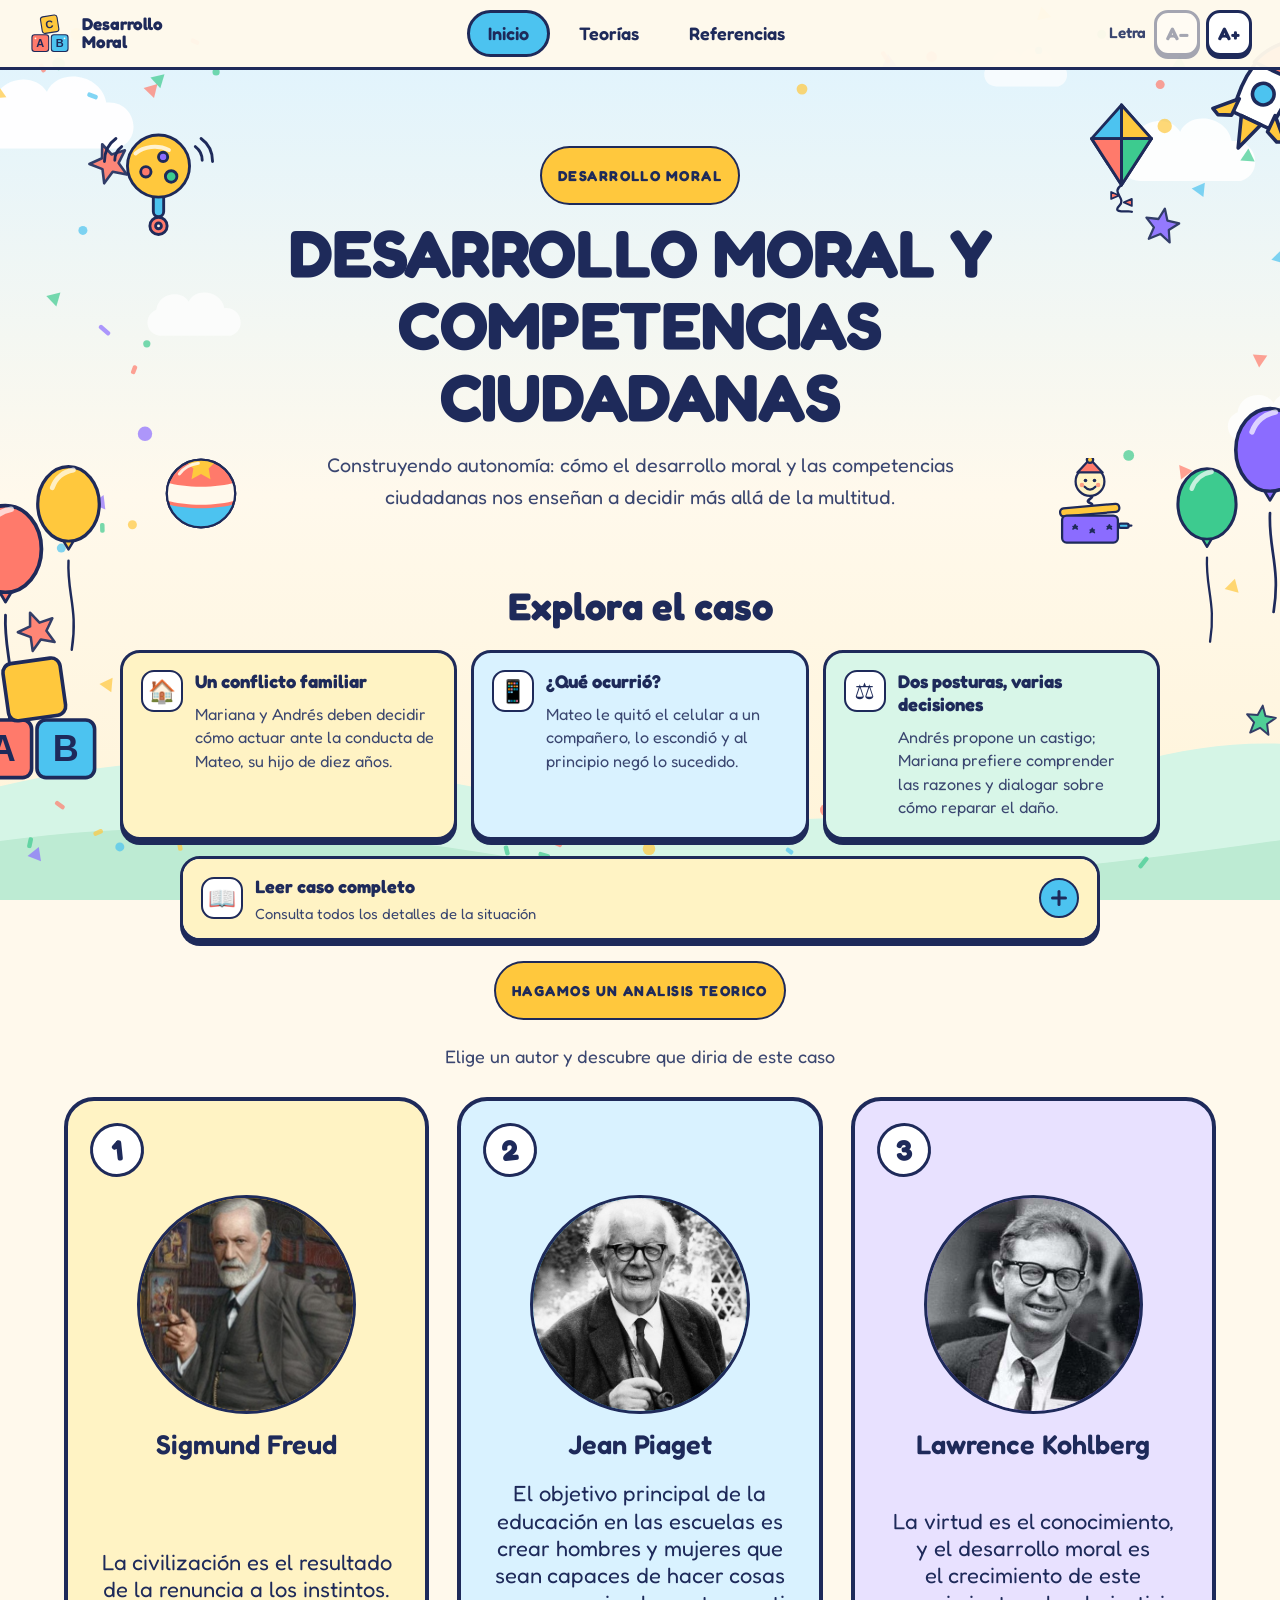
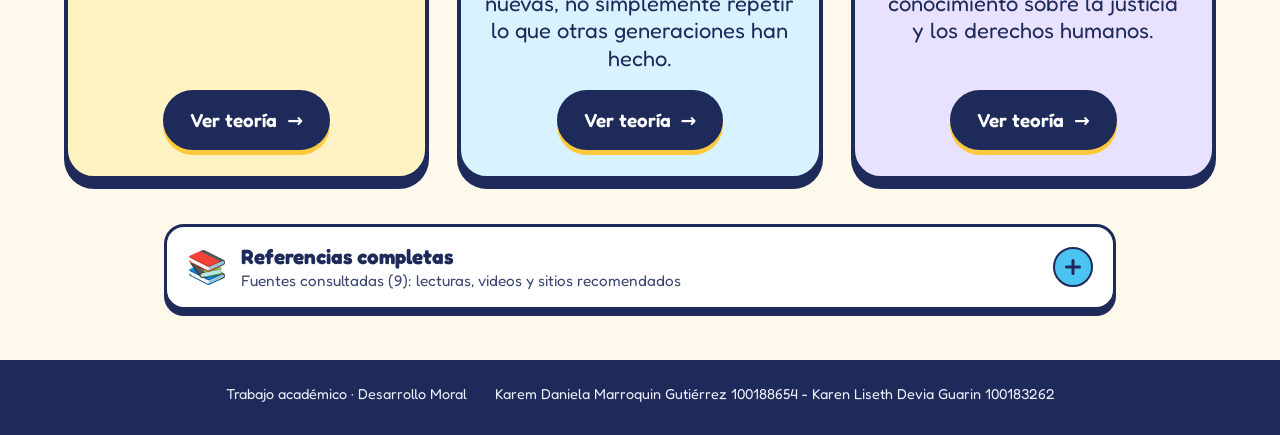
<file: index.html>
<!DOCTYPE html>
<html lang="es" data-text-size="normal">
<head>
  <meta charset="UTF-8" />
  <meta name="viewport" content="width=device-width, initial-scale=1.0" />
  <meta name="referrer" content="strict-origin-when-cross-origin" />
  <meta name="description" content="Desarrollo moral y competencias" />
  <title>Desarrollo moral y competencias</title>
  <link rel="preconnect" href="https://fonts.googleapis.com" />
  <link rel="preconnect" href="https://fonts.gstatic.com" crossorigin />
  <link href="https://fonts.googleapis.com/css2?family=Fredoka:wght@400;500;600;700&display=swap" rel="stylesheet" />
  <link rel="stylesheet" href="styles.css" />
</head>
<body class="home-page">
  <a class="skip-link" href="#contenido">Saltar al contenido principal</a>

  <header class="topbar">
    <a class="logo" href="index.html" aria-label="Desarrollo Moral, ir al inicio">
      <img src="icons/bloques.svg" alt="" width="44" height="44" />
      <span>Desarrollo<br />Moral</span>
    </a>

    <nav class="main-nav" aria-label="Navegación principal">
      <ul>
        <li><a href="index.html" aria-current="page">Inicio</a></li>
        <li><a href="#teorias">Teorías</a></li>
        <li><a href="#referencias">Referencias</a></li>
      </ul>
    </nav>

    <div class="text-size" role="group" aria-label="Tamaño de letra">
      <span class="text-size-label" aria-hidden="true">Letra</span>
      <button type="button" data-size="down" aria-label="Hacer la letra más pequeña">A−</button>
      <button type="button" data-size="up" aria-label="Hacer la letra más grande">A+</button>
    </div>
  </header>

  <main id="contenido" tabindex="-1">

    <section class="hero reveal-up" aria-labelledby="titulo">
      <img class="float-toy toy-1" src="icons/sonajero.svg" alt="" aria-hidden="true" />
      <img class="float-toy toy-2" src="icons/cometa.svg" alt="" aria-hidden="true" />
      <img class="float-toy toy-3" src="icons/pelota.svg" alt="" aria-hidden="true" />
      <img class="float-toy toy-4" src="icons/caja-sorpresa.svg" alt="" aria-hidden="true" />

      <p class="eyebrow">Desarrollo Moral</p>
      <h1 id="titulo">DESARROLLO MORAL Y <br />COMPETENCIAS CIUDADANAS</h1>
      <p class="subtitle">Construyendo autonomía: cómo el desarrollo moral y las competencias ciudadanas nos enseñan a decidir más allá de la multitud.</p>

    </section>

    <section id="teorias" class="theories-section" aria-labelledby="teorias-heading">
      <div class="section-intro reveal-up">
        <h2 id="teorias-heading">Explora el caso</h2>
        <div class="case-overview" aria-label="Resumen visual del caso">
          <article class="case-highlight">
            <span class="case-icon" aria-hidden="true">🏠</span>
            <div><h3>Un conflicto familiar</h3><p>Mariana y Andrés deben decidir cómo actuar ante la conducta de Mateo, su hijo de diez años.</p></div>
          </article>
          <article class="case-highlight">
            <span class="case-icon" aria-hidden="true">📱</span>
            <div><h3>¿Qué ocurrió?</h3><p>Mateo le quitó el celular a un compañero, lo escondió y al principio negó lo sucedido.</p></div>
          </article>
          <article class="case-highlight">
            <span class="case-icon" aria-hidden="true">⚖️</span>
            <div><h3>Dos posturas, varias decisiones</h3><p>Andrés propone un castigo; Mariana prefiere comprender las razones y dialogar sobre cómo reparar el daño.</p></div>
          </article>
        </div>
        <details class="case-disclosure">
          <summary>
            <span class="case-summary-icon" aria-hidden="true">📖</span>
            <span class="case-summary-text"><strong>Leer caso completo</strong><small>Consulta todos los detalles de la situación</small></span>
            <span class="summary-toggle" aria-hidden="true"></span>
          </summary>
          <div class="case-full-text">
            <p>En una casa, Mariana y su esposo Andrés discuten sobre cómo corregir a su hijo Mateo, de diez años, luego de que la profesora del colegio los llamara para reportar que el niño le quitó el celular a un compañero durante el recreo y lo escondió en su maleta, negando lo ocurrido en un principio hasta que la profesora revisó su puesto; mientras Andrés insistía que la mejor manera de corregirlo es aplicarle un castigo severo y retirarle los videojuegos por un mes para que aprenda a respetar la autoridad y sienta el peso de la desobediencia, Mariana prefiere hablar con calma para entender las razones detrás de la conducta de su hijo, sospechando que pudo hacerlo por encajar con un grupo de amigos que lo presionaban, lo que deja abiertas decisiones posibles como imponer el castigo sin escuchar explicaciones, justificar al niño restándole importancia al incidente para evitarle una crisis, o sentarse a dialogar para establecer normas claras de restitución del daño y empatía hacia el compañero afectado..</p>
          </div>
        </details>
        <p class="section-kicker">Hagamos un analisis teorico</p>
        <p>Elige un autor y descubre que diria de este caso</p>
      </div>

      <div class="theories-grid" data-theories-grid>
        <p class="loading-msg">Cargando teorías…</p>
      </div>
      <noscript><p class="loading-msg">Esta página necesita JavaScript para mostrar las teorías.</p></noscript>
    </section>

    <details id="referencias" class="full-refs">
      <summary>
        <span class="summary-icon" aria-hidden="true">📚</span>
        <span class="summary-text">
          <strong>Referencias completas</strong>
          <small>Fuentes consultadas (<span data-references-count>0</span>): lecturas, videos y sitios recomendados</small>
        </span>
        <span class="summary-toggle" aria-hidden="true"></span>
      </summary>
      <div class="full-refs-inner">
        <ol data-references-list></ol>
      </div>
    </details>

  </main>

  <footer class="site-footer">
    <span>Trabajo académico · Desarrollo Moral</span>
    <span>Karem Daniela Marroquin Gutiérrez 100188654 - Karen Liseth Devia Guarin 100183262</span>
  </footer>

  <script src="app.js"></script>
</body>
</html>
</file>
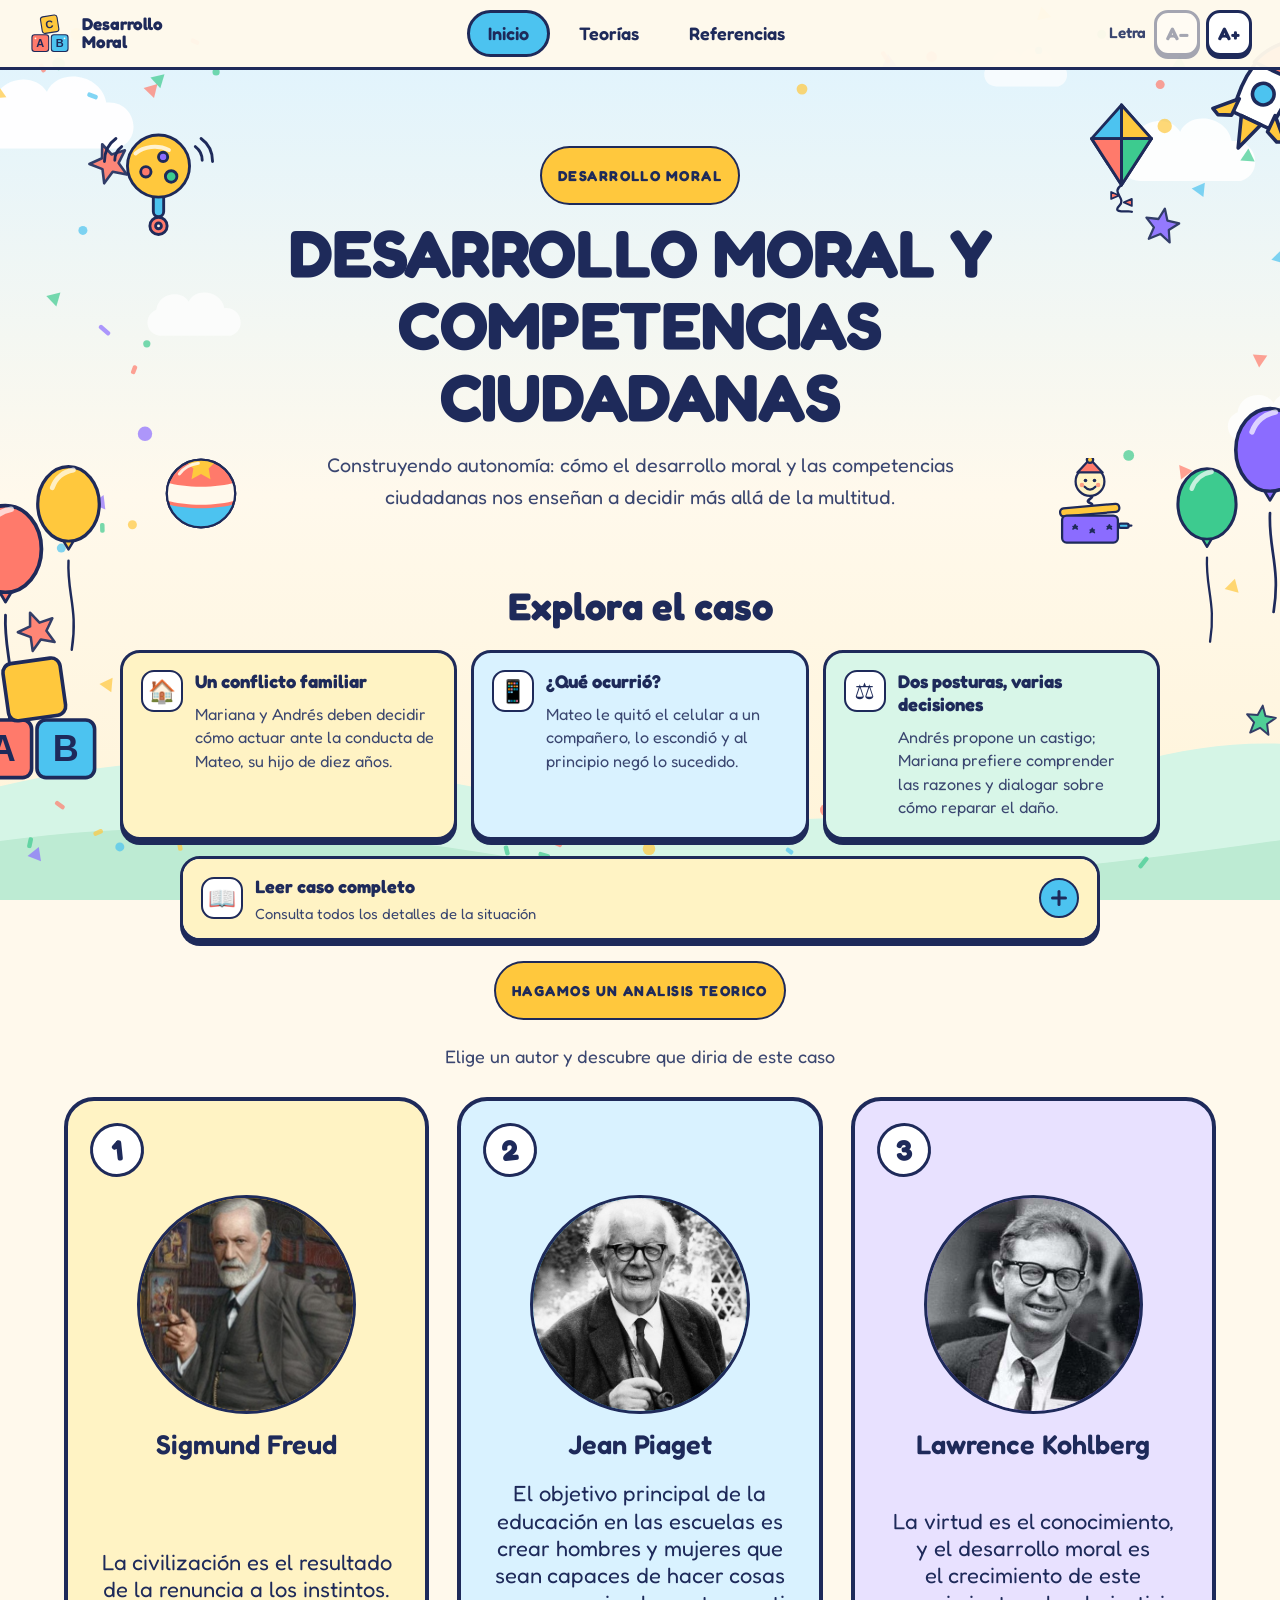
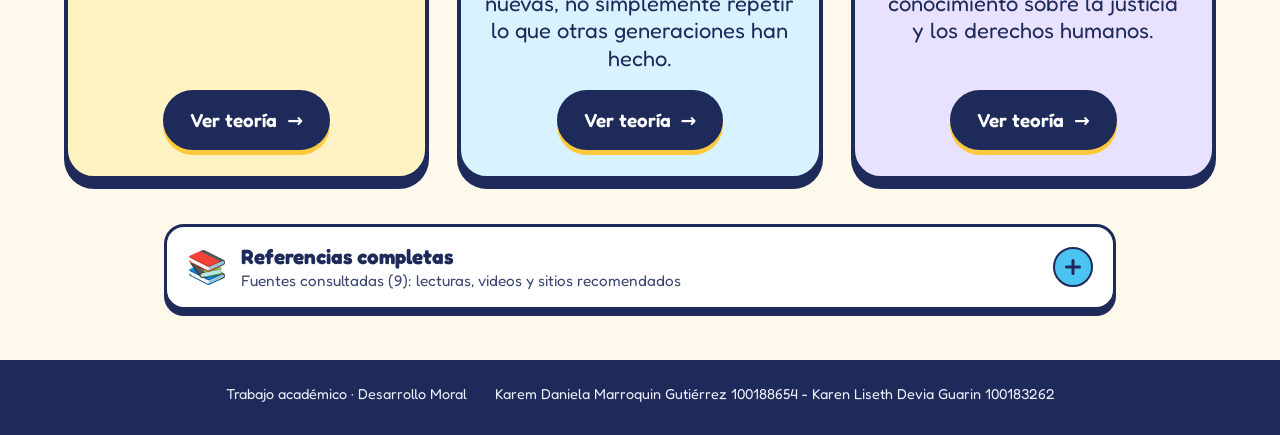
<file: teoria.html>
<!DOCTYPE html>
<html lang="es" data-text-size="normal">
<head>
  <meta charset="UTF-8" />
  <meta name="viewport" content="width=device-width, initial-scale=1.0" />
  <meta name="referrer" content="strict-origin-when-cross-origin" />
  <meta name="description" content="Detalle interactivo de una teoría sobre desarrollo moral y competencias ciudadanas." />
  <title>Desarrollo moral y competencias</title>
  <link rel="preconnect" href="https://fonts.googleapis.com" />
  <link rel="preconnect" href="https://fonts.gstatic.com" crossorigin />
  <link href="https://fonts.googleapis.com/css2?family=Fredoka:wght@400;500;600;700&display=swap" rel="stylesheet" />
  <link rel="stylesheet" href="styles.css" />
</head>
<body class="theory-page">
  <a class="skip-link" href="#contenido">Saltar al contenido principal</a>

  <header class="topbar">
    <a class="logo" href="index.html" aria-label="Desarrollo Moral, ir al inicio">
      <img src="icons/bloques.svg" alt="" width="44" height="44" />
      <span>Desarrollo<br />Moral</span>
    </a>

    <nav class="main-nav" aria-label="Navegación principal">
      <ul>
        <li><a href="index.html">Inicio</a></li>
        <li><a href="index.html#teorias">Teorías</a></li>
        <li><a href="index.html#referencias">Referencias</a></li>
      </ul>
    </nav>

    <div class="text-size" role="group" aria-label="Tamaño de letra">
      <span class="text-size-label" aria-hidden="true">Letra</span>
      <button type="button" data-size="down" aria-label="Hacer la letra más pequeña">A−</button>
      <button type="button" data-size="up" aria-label="Hacer la letra más grande">A+</button>
    </div>
  </header>

  <main id="contenido" tabindex="-1">
    <div id="app">
      <p class="loading-msg">Cargando teoría…</p>
    </div>
  </main>

  <footer class="site-footer">
    <span>Trabajo académico · Psicología del Desarrollo</span>
    <span>Diseñado para una navegación visual, accesible y dinámica</span>
    <span>Karem Daniela Marroquin Gutiérrez 100188654 - Karen Liseth Devia Guarin 100183262</span>
  </footer>

  <script src="app.js"></script>
</body>
</html>
</file>
<file: styles.css>
/* =========================================================
   MÉTODOS EXPERIMENTALES Y COGNICIÓN TEMPRANA — versión infantil
   Paleta de juguetes · tipografía redondeada · alto contraste
   ========================================================= */

:root {
  --cream: #FFF9EC;
  --ink: #1E2A5A;          /* texto principal y bordes */
  --ink-soft: #3A4670;     /* texto secundario (contraste AA sobre crema/blanco) */
  --white: #ffffff;

  --sun: #FFC83D;
  --sky: #4CC3F0;
  --coral: #FF7A6B;
  --mint: #3DCB8F;
  --grape: #8B6CFF;

  --accent: var(--sun);    /* color del tema activo (se redefine por método) */
  --soft: #FFF3C4;

  --border: 3px solid var(--ink);
  --pop: 0 6px 0 var(--ink);
  --radius-lg: 30px;
  --radius-md: 20px;
  --radius-sm: 14px;

  --font: "Fredoka", "Baloo 2", "Nunito", "Trebuchet MS", "Segoe UI", ui-rounded, system-ui, sans-serif;
}

/* Temas de color (uno por juguete) */
.theme-sun   { --accent: #FFC83D; --soft: #FFF3C4; }
.theme-sky   { --accent: #4CC3F0; --soft: #D9F2FF; }
.theme-grape { --accent: #8B6CFF; --soft: #E8E1FF; }
.theme-mint  { --accent: #3DCB8F; --soft: #D8F6E8; }
.theme-coral { --accent: #FF7A6B; --soft: #FFE3DE; }

/* ---------- Base ---------- */
* { box-sizing: border-box; }

html {
  font-size: 112.5%;                       /* 18 px: lectura cómoda */
  scroll-behavior: smooth;
  scroll-padding-top: 90px;
}
html[data-text-size="grande"]     { font-size: 125%; }
html[data-text-size="muy-grande"] { font-size: 137.5%; }

body {
  margin: 0;
  background-color: var(--cream);
  background-image: url("fondo.svg");
  background-size: cover;
  background-position: center top;
  background-repeat: no-repeat;
  background-attachment: fixed;
  color: var(--ink);
  font-family: var(--font);
  font-weight: 400;
  line-height: 1.6;
}

img { max-width: 100%; }
a { color: inherit; }
button { font-family: inherit; }
button, a { -webkit-tap-highlight-color: transparent; }
[hidden] { display: none !important; }

/* Foco muy visible para teclado */
:focus-visible {
  outline: 4px solid var(--ink);
  outline-offset: 4px;
  border-radius: 8px;
}
main:focus { outline: none; }

.sr-only {
  position: absolute !important;
  width: 1px; height: 1px;
  margin: -1px; padding: 0;
  overflow: hidden;
  clip: rect(0 0 0 0);
  white-space: nowrap;
  border: 0;
}

.skip-link {
  position: absolute;
  left: 12px; top: -80px;
  z-index: 100;
  padding: 12px 18px;
  background: var(--ink);
  color: var(--white);
  font-weight: 600;
  border-radius: 0 0 14px 14px;
  text-decoration: none;
}
.skip-link:focus { top: 0; }

/* ---------- Barra superior ---------- */
.topbar {
  display: flex;
  align-items: center;
  justify-content: space-between;
  flex-wrap: wrap;
  gap: 10px 22px;
  padding: 10px 28px;
  background: rgba(255, 249, 236, .96);
  border-bottom: var(--border);
  z-index: 50;
}
@media (min-width: 900px) {
  .topbar { position: sticky; top: 0; }
}

.logo {
  display: inline-flex;
  align-items: center;
  gap: 10px;
  text-decoration: none;
  font-weight: 700;
  font-size: .95rem;
  line-height: 1.1;
  color: var(--ink);
}
.logo img { width: 44px; height: 44px; }

.main-nav ul {
  display: flex;
  flex-wrap: wrap;
  gap: 8px;
  margin: 0; padding: 0;
  list-style: none;
}
.main-nav a {
  display: inline-flex;
  align-items: center;
  min-height: 46px;
  padding: 6px 18px;
  border-radius: 999px;
  border: 3px solid transparent;
  font-weight: 600;
  text-decoration: none;
  transition: background .2s ease, transform .2s ease;
}
.main-nav a:hover { background: var(--sun); transform: translateY(-2px); }
.main-nav a[aria-current="page"] { background: var(--sky); border-color: var(--ink); }

.text-size { display: inline-flex; align-items: center; gap: 6px; }
.text-size-label { font-weight: 600; font-size: .85rem; color: var(--ink-soft); margin-right: 2px; }
.text-size button {
  min-width: 46px; min-height: 46px;
  border: var(--border);
  border-radius: 14px;
  background: var(--white);
  color: var(--ink);
  font-size: 1rem;
  font-weight: 700;
  cursor: pointer;
  box-shadow: 0 3px 0 var(--ink);
  transition: transform .15s ease, background .15s ease;
}
.text-size button:hover:not(:disabled) { background: var(--sun); transform: translateY(-2px); }
.text-size button:active:not(:disabled) { transform: translateY(2px); box-shadow: 0 1px 0 var(--ink); }
.text-size button:disabled { opacity: .4; cursor: not-allowed; }

/* ---------- Botones ---------- */
.primary-btn {
  position: relative;
  display: inline-flex;
  align-items: center;
  justify-content: center;
  gap: 10px;
  min-height: 52px;
  padding: 12px 24px;
  border: var(--border);
  border-radius: 999px;
  background: var(--ink);
  color: var(--white);
  font-weight: 600;
  font-size: 1.05rem;
  text-decoration: none;
  box-shadow: 0 5px 0 var(--sun);
  transition: transform .15s ease, box-shadow .15s ease, background .15s ease;
}
.primary-btn:hover { background: #2B3C85; transform: translateY(-3px); box-shadow: 0 8px 0 var(--sun); }
.primary-btn:active { transform: translateY(3px); box-shadow: 0 2px 0 var(--sun); }
.primary-btn.small { min-height: 48px; padding: 10px 20px; font-size: 1rem; margin-top: 6px; }
.primary-btn .arrow { transition: transform .2s ease; }
.primary-btn:hover .arrow { transform: translateX(4px); }


/* ---------- Portada ---------- */
.hero {
  position: relative;
  overflow-x: clip;
  max-width: 1100px;
  margin: 0 auto;
  padding: 56px 24px 26px;
  text-align: center;
}
.eyebrow, .section-kicker {
  display: inline-block;
  margin: 20px 0 12px;
  padding: 16px 16px;
  border-radius: 999px;
  background: var(--sun);
  border: 2px solid var(--ink);
  font-size: .8rem;
  font-weight: 700;
  letter-spacing: .1em;
  text-transform: uppercase;
}

.hero h1 {
  margin: 0 auto;
  max-width: 820px;
  font-size: clamp(2.1rem, 5.2vw, 4rem);
  line-height: 1.08;
  font-weight: 700;
  letter-spacing: -.01em;
  text-wrap: balance;
}
.subtitle {
  margin: 18px auto 8px;
  max-width: 700px;
  color: var(--ink-soft);
  font-size: 1.1rem;
}

.float-toy {
  position: absolute;
  width: clamp(70px, 9vw, 130px);
  height: auto;
  pointer-events: none;
  animation: bob 4.5s ease-in-out infinite;
}
.toy-1 { left: 1%;  top: 12%;  --r: -12deg; }
.toy-2 { right: 1%; top: 6%;   --r: 10deg;  animation-delay: -1.2s; }
.toy-3 { left: 6%;  bottom: 2%; --r: 8deg;  animation-delay: -2.4s; width: clamp(60px, 7vw, 100px); }
.toy-4 { right: 5%; bottom: 0%; --r: -8deg; animation-delay: -3.4s; width: clamp(60px, 7vw, 100px); }
@keyframes bob {
  0%, 100% { transform: translateY(0) rotate(var(--r, 0deg)); }
  50%      { transform: translateY(-12px) rotate(calc(var(--r, 0deg) * -.6)); }
}

/* ---------- Teorías (inicio) ---------- */
.theories-section { max-width: 1200px; margin: 0 auto; padding: 36px 24px 30px; scroll-margin-top: 80px; }
.section-intro { text-align: center; padding-bottom: 26px; }
.section-intro h2 { margin: 0; font-size: clamp(1.7rem, 3vw, 2.5rem); line-height: 1.15; }
.section-intro p:last-child { max-width: 680px; margin: 10px auto 0; color: var(--ink-soft); }

.theories-grid {
  display: grid;
  grid-template-columns: repeat(3, minmax(0, 1fr));
  gap: 28px;
  align-items: stretch;
}
.loading-msg { grid-column: 1 / -1; text-align: center; color: var(--ink-soft); padding: 40px 0; }

.theory-card {
  position: relative;
  display: flex;
  flex-direction: column;
  padding: 22px 22px 26px;
  background: var(--soft);
  border: 4px solid var(--ink);
  border-radius: var(--radius-lg);
  box-shadow: 0 9px 0 var(--ink);
  transition: transform .22s ease, box-shadow .22s ease;
}
.theory-card:hover { transform: translateY(-6px); box-shadow: 0 15px 0 var(--ink); }
.theory-card:focus-within { outline: 4px solid var(--ink); outline-offset: 6px; }
.theory-card .primary-btn:focus-visible { outline: none; }          /* el foco lo muestra la tarjeta entera */
.theory-card .primary-btn { position: static; transform: none !important; }   /* el área clicable se mide contra la tarjeta */
.theory-card:hover .primary-btn { background: #2B3C85; box-shadow: 0 8px 0 var(--sun); }
.theory-card .primary-btn::after { content: ""; position: absolute; inset: 0; border-radius: var(--radius-lg); }  /* toda la tarjeta es clicable */

.card-topline { display: flex; align-items: center; justify-content: space-between; gap: 10px; }
.badge {
  display: grid; place-items: center;
  width: 54px; height: 54px;
  border-radius: 50%;
  background: var(--white);
  border: 3px solid var(--ink);
  font-size: 1.6rem;
  font-weight: 700;
  line-height: 1;
  transform: rotate(-6deg);
}
.card-category {
  padding: 6px 14px;
  border-radius: 999px;
  background: var(--white);
  border: 2px solid var(--ink);
  font-size: .82rem;
  font-weight: 600;
  text-align: center;
}

.card-toy {
  display: grid; place-items: center;
  width: min(220px, 70%);
  aspect-ratio: 1;
  margin: 18px auto 14px;
  border-radius: 50%;
  background: var(--accent);
  border: 3px solid var(--ink);
  transition: transform .3s ease;
}
.card-toy img { width: 78%; height: auto; display: block; }
.theory-card:hover .card-toy { transform: rotate(-6deg) scale(1.05); }

.card-content { display: flex; flex: 1; flex-direction: column; align-items: center; justify-content: space-between; gap: 18px; text-align: center; }
.theory-card h1 { margin: 0; font-size: 1.22rem; line-height: 1.25; font-weight: 400; text-wrap: balance; }
.theory-card h3 { margin: 0; font-size: 1.22rem; line-height: 1.25; font-weight: 600; text-wrap: balance; }

/* ---------- Referencias (desplegable) ---------- */
.full-refs { max-width: 1000px; margin: 14px auto 50px; padding: 0 24px; scroll-margin-top: 90px; }
.full-refs > summary {
  display: flex;
  align-items: center;
  gap: 14px;
  min-height: 64px;
  padding: 14px 20px;
  list-style: none;
  cursor: pointer;
  background: var(--white);
  border: var(--border);
  border-radius: var(--radius-md);
  box-shadow: var(--pop);
}
.full-refs > summary::-webkit-details-marker { display: none; }
.full-refs > summary:hover { background: #FFF3C4; }
.summary-icon { font-size: 1.8rem; }
.summary-text { flex: 1; display: grid; line-height: 1.3; }
.summary-text strong { font-size: 1.15rem; }
.summary-text small { color: var(--ink-soft); font-size: .85rem; }
.summary-toggle {
  flex: 0 0 auto; width: 40px; height: 40px; border-radius: 50%;
  background: var(--sky); border: 2px solid var(--ink);
  position: relative;
}
.summary-toggle::before, .summary-toggle::after {
  content: ""; position: absolute; left: 50%; top: 50%;
  width: 16px; height: 3px; background: var(--ink); border-radius: 2px;
  transform: translate(-50%, -50%); transition: transform .2s ease;
}
.summary-toggle::after { transform: translate(-50%, -50%) rotate(90deg); }
.full-refs[open] .summary-toggle::after { transform: translate(-50%, -50%) rotate(0deg); }

.full-refs-inner {
  margin-top: 14px;
  padding: 22px 26px;
  background: rgba(255,255,255,.96);
  border: var(--border);
  border-radius: var(--radius-md);
}
.full-refs ol { margin: 0; padding-left: 24px; display: grid; gap: 14px; color: var(--ink-soft); font-size: .88rem; line-height: 1.55; }
.full-refs li { padding-left: 4px; overflow-wrap: anywhere; }
.full-refs li a { color: var(--ink); font-weight: 500; text-decoration: underline; text-underline-offset: 3px; }

/* ---------- Pie ---------- */
.site-footer {
  padding: 22px 28px 30px;
  background: var(--ink);
  color: #EDEFFA;
  display: flex;
  justify-content: center;
  flex-wrap: wrap;
  gap: 6px 28px;
  text-align: center;
  font-size: .8rem;
}

/* =========================================================
   PÁGINA DE MÉTODO
   ========================================================= */
.theory-shell { max-width: 1200px; margin: 0 auto; padding: 22px 24px 56px; }

.breadcrumb ol { display: flex; flex-wrap: wrap; gap: 4px 0; margin: 0; padding: 0; list-style: none; font-size: .9rem; }
.breadcrumb li { display: inline-flex; align-items: center; }
.breadcrumb li + li::before { content: "›"; margin: 0 10px; font-weight: 700; }
.breadcrumb a { display: inline-block; padding: 6px 4px; font-weight: 600; text-underline-offset: 3px; }
.breadcrumb [aria-current="page"] { color: var(--ink-soft); }

.theory-hero {
  display: flex;
  align-items: center;
  gap: 28px;
  margin: 14px 0 18px;
  padding: 26px 32px;
  background: var(--soft);
  border: 4px solid var(--ink);
  border-radius: var(--radius-lg);
  box-shadow: 0 8px 0 var(--ink);
}
.hero-toy {
  flex: 0 0 auto;
  width: clamp(110px, 16vw, 170px);
  aspect-ratio: 1;
  border-radius: 50%;
  overflow: hidden;                /* recorta la foto cuadrada al círculo */
  background: var(--accent);
  border: 3px solid var(--ink);
  animation: bob 4.5s ease-in-out infinite;
}
.hero-toy img { display: block; width: 100%; height: 100%; object-fit: cover; }
.hero-text { flex: 1; min-width: 0; }
.chip {
  display: inline-flex;
  padding: 6px 16px;
  border-radius: 999px;
  background: var(--white);
  border: 2px solid var(--ink);
  font-weight: 600;
  font-size: .85rem;
}
.theory-hero h1 { margin: 12px 0 8px; font-size: clamp(1.6rem, 3.4vw, 2.7rem); line-height: 1.12; font-weight: 700; text-wrap: balance; }
.theory-hero p { margin: 0; color: var(--ink-soft); font-size: 1.02rem; }

/* Menú de secciones */
.section-nav {
  display: flex;
  align-items: center;
  flex-wrap: wrap;
  gap: 8px 12px;
  margin: 0 0 24px;
  padding: 10px 14px;
  background: rgba(255,255,255,.96);
  border: 3px solid var(--ink);
  border-radius: 999px;
}
.section-nav-title { font-weight: 700; padding-left: 8px; }
.section-nav ul { display: flex; flex-wrap: wrap; gap: 6px; margin: 0; padding: 0; list-style: none; }
.section-nav a {
  display: inline-flex; align-items: center; gap: 6px;
  min-height: 44px;
  padding: 6px 14px;
  border-radius: 999px;
  border: 2px solid transparent;
  font-weight: 600;
  font-size: .92rem;
  text-decoration: none;
  transition: background .15s ease;
}
.section-nav a:hover { background: var(--accent); border-color: var(--ink); }
@media (min-width: 900px) {
  .section-nav { position: sticky; top: 76px; z-index: 40; }
}

.content-stack { display: grid; grid-template-columns: repeat(2, minmax(0, 1fr)); gap: 24px; align-items: start; }
.column { display: grid; gap: 24px; min-width: 0; }
.panel {
  position: relative;
  padding: 24px 26px 28px;
  background: var(--white);
  border: 3px solid var(--ink);
  border-radius: var(--radius-lg);
  box-shadow: 0 7px 0 var(--ink);
  scroll-margin-top: 150px;
}
.panel::before {                                   /* franja de color superior */
  content: "";
  position: absolute; left: 24px; right: 24px; top: -3px; height: 10px;
  border-radius: 0 0 10px 10px;
  background: var(--accent);
  border: 3px solid var(--ink); border-top: 0;
}
.panel h2 { display: flex; align-items: center; gap: 10px; margin: 6px 0 12px; font-size: 1.35rem; line-height: 1.2; font-weight: 600; }
.panel-emoji {
  display: inline-grid; place-items: center;
  width: 46px; height: 46px;
  border-radius: 14px;
  background: var(--soft);
  border: 2px solid var(--ink);
  font-size: 1.4rem;
}
.panel p { color: var(--ink-soft); margin: 0 0 12px; }
/* Video */
.video-shell { position: relative; }
.video-frame {
  display: block;
  width: 100%;
  aspect-ratio: 16 / 9;
  height: auto;
  border: 3px solid var(--ink);
  border-radius: 18px;
  background: #D9F2FF;
}
.video-ref { margin: 12px 2px 0 !important; font-size: .9rem; color: var(--ink-soft); }
.secondary-link { color: var(--ink); font-weight: 600; text-decoration: underline; text-underline-offset: 4px; }

/* Lecturas */

.article-card {
  display: block;
  padding: 12px;
  background: var(--soft);
  border: 3px solid var(--ink);
  border-radius: 18px;
  text-decoration: none;
  transition: transform .18s ease, box-shadow .18s ease;
}
.article-card:hover { transform: translateY(-4px); box-shadow: 0 6px 0 var(--ink); }
.article-thumb, .web-thumb, .activity-link {
  position: relative;
  display: block;
  overflow: hidden;
  aspect-ratio: 16 / 9;
  border: 2px solid var(--ink);
  border-radius: 12px;
  background: var(--white);
}
.article-thumb img, .web-thumb img, .activity-link img { display: block; width: 100%; height: 100%; object-fit: cover; transition: transform .3s ease; }
.article-card:hover .article-thumb img,
.web-thumb:hover img, .activity-link:hover img { transform: scale(1.04); }
.web-thumb, .activity-link { margin: 6px 0 14px; text-decoration: none; }
.activity-link { margin-bottom: 0; box-shadow: 0 5px 0 var(--ink); }
.thumb-link-label {
  position: absolute; right: 10px; bottom: 10px;
  padding: 6px 12px;
  border-radius: 999px;
  background: var(--sun);
  border: 2px solid var(--ink);
  color: var(--ink);
  font-size: .78rem;
  font-weight: 700;
}
.article-lang { margin-top: 10px; font-size: .78rem; font-weight: 700; letter-spacing: .06em; text-transform: uppercase; color: var(--ink-soft); }
.article-card strong { display: block; margin-top: 4px; line-height: 1.25; color: var(--ink); }
.article-card p { margin: 6px 0 0; font-size: .82rem; }
.panel p strong { color: var(--ink); }

/* Dato curioso */
.fact-box {
  display: flex;
  flex-direction: column;
  gap: 18px;
  background: #3B2D8F;
  color: var(--white);
}
.fact-box h2 { color: var(--white); }
.fact-box p { color: var(--white) !important; font-size: 1.08rem; line-height: 1.55; }
.fact-icon {
  display: grid; place-items: center;
  width: 56px; height: 56px;
  border-radius: 50%;
  background: var(--sun);
  border: 3px solid var(--ink);
  font-size: 1.6rem;
  margin-top: 6px;
}
.refline { padding-top: 14px; border-top: 2px dashed rgba(255,255,255,.4); font-size: .85rem; color: #E7E3FF; }

/* Anterior / siguiente / volver */
.pager { display: grid; grid-template-columns: repeat(2, minmax(0, 1fr)); gap: 18px; margin-top: 34px; }
.pager-link {
  display: grid;
  gap: 2px;
  min-height: 76px;
  padding: 14px 20px;
  background: var(--white);
  border: var(--border);
  border-radius: var(--radius-md);
  box-shadow: var(--pop);
  text-decoration: none;
  transition: transform .15s ease, background .15s ease;
}
.pager-link:hover { background: var(--sun); transform: translateY(-3px); }
.pager-next { text-align: right; grid-column: 2; }
.pager-prev { grid-column: 1; }
.pager-dir { font-size: .82rem; font-weight: 700; color: var(--ink-soft); letter-spacing: .04em; text-transform: uppercase; }
.pager-name { font-weight: 600; line-height: 1.25; }
.back-home { margin-top: 30px; text-align: center; }

/* ---------- Animaciones ---------- */
.reveal-up { opacity: 0; transform: translateY(20px); animation: reveal .8s cubic-bezier(.2,.7,.2,1) forwards; }
.delay-1 { animation-delay: .1s; }
.delay-2 { animation-delay: .2s; }
.delay-3 { animation-delay: .3s; }
@keyframes reveal { to { opacity: 1; transform: translate(0,0); } }
@keyframes pop-open { from { opacity: 0; transform: translateY(-6px) scale(.98); } to { opacity: 1; transform: none; } }

/* =========================================================
   RESPONSIVE
   ========================================================= */
@media (max-width: 1060px) {
  .theories-grid { gap: 20px; }
  .theory-card h3 { font-size: 1.1rem; }
}

@media (max-width: 899px) {
  html { scroll-padding-top: 16px; }
  .content-stack { grid-template-columns: 1fr; }

  /* tres temas en columna, cada tarjeta en horizontal */
  .theories-grid { grid-template-columns: 1fr; max-width: 640px; margin: 0 auto; gap: 26px; }
  .theory-card { display: grid; grid-template-columns: 150px 1fr; grid-template-areas: "top top" "toy content"; column-gap: 20px; align-items: center; }
  .card-topline { grid-area: top; margin-bottom: 8px; }
  .card-toy { grid-area: toy; width: 150px; margin: 0; }
  .card-content { grid-area: content; align-items: flex-start; text-align: left; }
  .panel { scroll-margin-top: 20px; }
}

@media (max-width: 640px) {
  .topbar { padding: 10px 16px; justify-content: space-between; }
  .main-nav { order: 3; width: 100%; }
  .main-nav ul { justify-content: center; }
  .main-nav a { padding: 6px 14px; }
  .text-size-label { display: none; }

  body { background-attachment: scroll; background-size: auto 100%; }
  .hero { padding: 36px 18px 18px; }
  .float-toy { opacity: .9; }
  .toy-1 { top: 2%; left: 2%; width: 56px; }
  .toy-2 { top: 0; right: 2%; width: 56px; }
  .toy-3, .toy-4 { display: none; }
  .theories-section, .full-refs, .theory-shell { padding-left: 16px; padding-right: 16px; }

  .theory-card { grid-template-columns: 1fr; grid-template-areas: "top" "toy" "content"; }
  .card-toy { width: min(190px, 62%); margin: 8px auto 14px; }
  .card-content { align-items: center; text-align: center; }

  .theory-hero { flex-direction: column; text-align: center; padding: 22px 18px; gap: 16px; }
  .section-nav { border-radius: 24px; }
  .section-nav-title { width: 100%; }
  .section-nav ul { width: 100%; }
  
  .panel { padding: 22px 18px 24px; }
  .pager { grid-template-columns: 1fr; }
  .pager-next, .pager-prev { grid-column: 1; text-align: left; }
  .full-refs-inner { padding: 18px 16px; }
  .full-refs ol { padding-left: 20px; }
  .site-footer { flex-direction: column; align-items: center; }
}

@media (prefers-reduced-motion: reduce) {
  html { scroll-behavior: auto; }
  *, *::before, *::after { animation-duration: .001ms !important; animation-iteration-count: 1 !important; transition-duration: .001ms !important; }
  .reveal-up { opacity: 1; transform: none; }
}

/* ---------- Tarjetas de autor (foto) ---------- */
.card-photo { overflow: hidden; }
.card-photo img { display: block; width: 100%; height: 100%; aspect-ratio: 1; object-fit: cover; border-radius: 50%; transform: scale(1.02); }
.author-card h3 { font-size: 1.5rem; }

/* ---------- Argumento (página del autor) ---------- */
.argument-panel { margin: 0 0 28px; scroll-margin-top: 150px; }
.argument-text { margin: 0 0 10px; color: var(--ink) !important; font-size: 1.12rem; line-height: 1.7; }
.panel p.argument-by { margin: 0; font-weight: 600; text-align: right; color: var(--ink-soft); }


/* ---------- Caso principal: resumen visual y texto completo ---------- */
.case-overview {
  display: grid;
  grid-template-columns: repeat(3, minmax(0, 1fr));
  gap: 14px;
  margin: 22px auto 16px;
  max-width: 1040px;
  text-align: left;
}
.case-highlight {
  display: flex;
  align-items: flex-start;
  gap: 12px;
  min-width: 0;
  padding: 17px 18px;
  background: var(--white);
  border: 3px solid var(--ink);
  border-radius: 20px;
  box-shadow: 0 5px 0 var(--ink);
}
.case-highlight:nth-child(1) { background: #FFF3C4; }
.case-highlight:nth-child(2) { background: #D9F2FF; }
.case-highlight:nth-child(3) { background: #D8F6E8; }
.case-icon, .case-summary-icon, .argument-summary-icon {
  display: grid;
  place-items: center;
  flex: 0 0 42px;
  width: 42px;
  height: 42px;
  background: var(--white);
  border: 2px solid var(--ink);
  border-radius: 13px;
  font-size: 1.25rem;
}
.case-highlight h3 { margin: 0 0 4px; color: var(--ink); font-size: 1.02rem; line-height: 1.25; }
.case-highlight p { margin: 0; color: var(--ink-soft); font-size: .9rem; line-height: 1.45; }
.case-disclosure, .argument-disclosure {
  max-width: 920px;
  margin: 0 auto;
  overflow: hidden;
  text-align: left;
  background: var(--white);
  border: 3px solid var(--ink);
  border-radius: 20px;
  box-shadow: 0 5px 0 var(--ink);
}
.case-disclosure > summary, .argument-disclosure > summary {
  display: flex;
  align-items: center;
  gap: 12px;
  min-height: 76px;
  padding: 13px 18px;
  list-style: none;
  cursor: pointer;
  background: var(--soft);
  transition: background .18s ease;
}
.case-disclosure > summary::-webkit-details-marker,
.argument-disclosure > summary::-webkit-details-marker { display: none; }
.case-disclosure > summary:hover, .argument-disclosure > summary:hover { background: var(--accent); }
.case-summary-text, .argument-summary-text { display: grid; flex: 1; gap: 1px; color: var(--ink); }
.case-summary-text strong, .argument-summary-text strong { font-size: 1rem; }
.case-summary-text small, .argument-summary-text small { color: var(--ink-soft); font-size: .82rem; }
.case-full-text, .argument-full-text { padding: 20px 24px 22px; border-top: 2px solid rgba(30, 42, 90, .14); }
.case-full-text p { max-width: 78ch; margin: 0 auto; color: var(--ink); line-height: 1.75; text-align: left; }
.case-disclosure[open] > summary, .argument-disclosure[open] > summary { background: var(--accent); }

/* ---------- Argumento: introducción breve y despliegue del texto íntegro ---------- */
.argument-intro {
  margin: 0 0 16px;
  padding: 16px 18px;
  background: var(--soft);
  border: 2px solid var(--ink);
  border-radius: 18px;
}
.argument-intro h3 { margin: 0 0 6px; color: var(--ink); font-size: 1.15rem; line-height: 1.35; }
.argument-intro p { margin: 0; color: var(--ink-soft); }
.argument-disclosure { max-width: none; box-shadow: none; border-width: 2px; border-radius: 16px; }
.argument-disclosure > summary { min-height: 68px; padding: 10px 14px; }
.argument-summary-icon { flex-basis: 38px; width: 38px; height: 38px; font-size: 1.1rem; }
.argument-full-text { padding: 18px 20px 20px; }
.argument-text { margin: 0 0 12px; color: var(--ink) !important; font-size: 1.04rem; line-height: 1.75; }
.panel p.argument-by { margin: 0; font-weight: 600; text-align: right; color: var(--ink-soft); }

@media (max-width: 820px) {
  .case-overview { grid-template-columns: 1fr; max-width: 640px; }
  .case-highlight { padding: 15px 16px; }
}
@media (max-width: 600px) {
  .case-disclosure > summary, .argument-disclosure > summary { padding: 11px 12px; gap: 9px; }
  .case-full-text, .argument-full-text { padding: 16px 14px 18px; }
  .case-summary-text small, .argument-summary-text small { font-size: .76rem; }
}
.case-disclosure[open] .summary-toggle::after,
.argument-disclosure[open] .summary-toggle::after {
  transform: translate(-50%, -50%) rotate(0deg);
}

/* ---------- Subpágina: artículos en su propio panel ---------- */
.panel .article-card { margin-top: 10px; }
</file>
